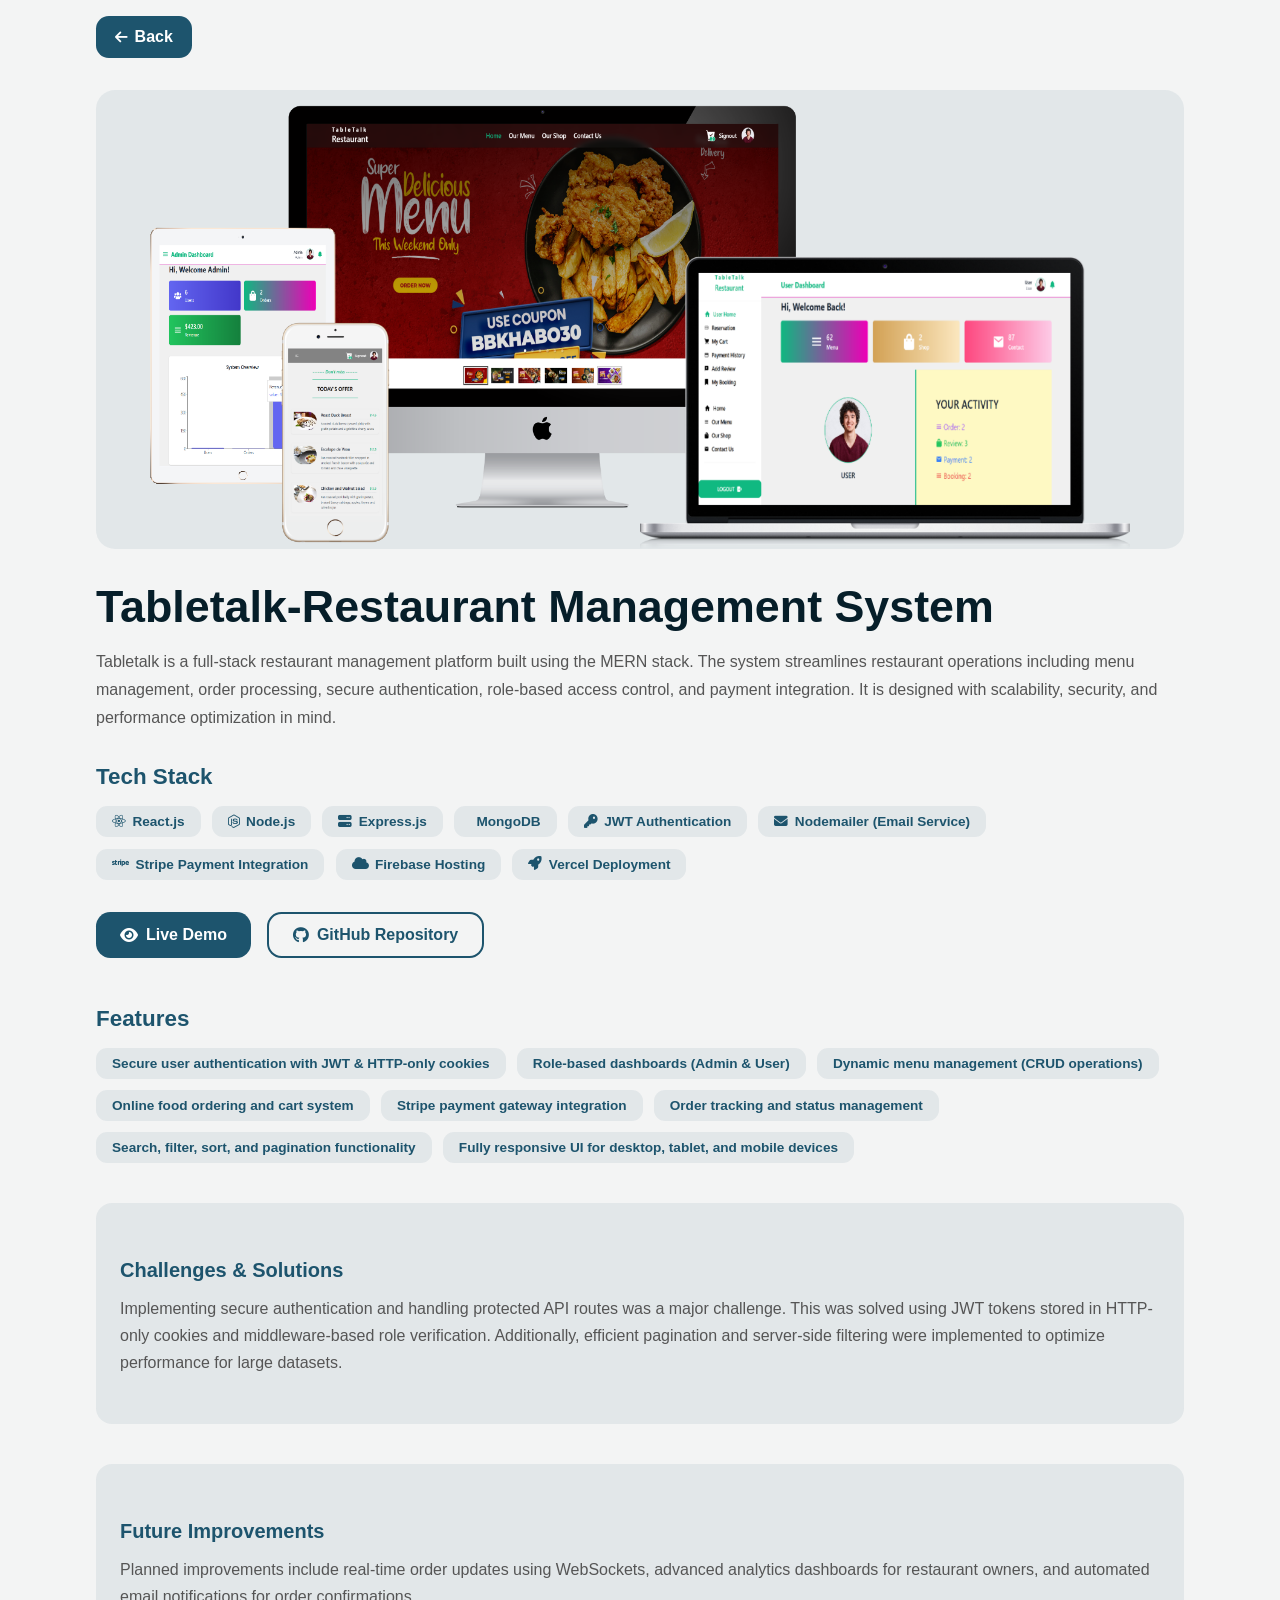
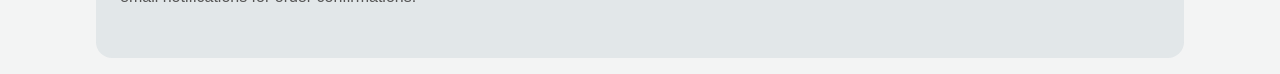
<file: projectDetails/project_1.html>
<!DOCTYPE html>
<html lang="en">

<head>
  <meta charset="UTF-8">
  <meta name="viewport" content="width=device-width, initial-scale=1.0">
  <title>Tabletalk | Restaurant Management System</title>
  <link rel="stylesheet" href="./projectsDetails.css">
  <link rel="stylesheet" href="../styles/style.css">
  <link rel="stylesheet" href="https://cdnjs.cloudflare.com/ajax/libs/font-awesome/6.5.0/css/all.min.css" />
</head>

<body>

  <section class="projectDetail" id="pageLayoutContainer">

    <!-- Back Button -->
    <a href="https://portfolio-khaki-one-72.vercel.app/#projects" class="backLink">
      <i class="fa-solid fa-arrow-left"></i> Back
    </a>

    <!-- Project Main Image -->
    <div class="detailMedia">
      <img src="../assets/project_1.png" alt="tabletalk restaurant website screenshot">
    </div>

    <!-- Project Info -->
    <div class="detailInfo">
      <h1>Tabletalk-Restaurant Management System</h1>
      <p>
        Tabletalk is a full-stack restaurant management platform built using the MERN stack.
        The system streamlines restaurant operations including menu management,
        order processing, secure authentication, role-based access control, and payment integration.
        It is designed with scalability, security, and performance optimization in mind.
      </p>

      <h2>Tech Stack</h2>
      <ul class="detailTech">
        <li><i class="fa-brands fa-react"></i> React.js</li>
        <li><i class="fa-brands fa-node-js"></i> Node.js</li>
        <li><i class="fa-solid fa-server"></i> Express.js</li>
        <li><i class="fa-database"></i> MongoDB</li>
        <li><i class="fa-solid fa-key"></i> JWT Authentication</li>
        <li><i class="fa-solid fa-envelope"></i> Nodemailer (Email Service)</li>
        <li><i class="fa-brands fa-stripe"></i> Stripe Payment Integration</li>
        <li><i class="fa-solid fa-cloud"></i> Firebase Hosting</li>
        <li><i class="fa-solid fa-rocket"></i> Vercel Deployment</li>
      </ul>

      <div class="detailActions">
        <a href="https://restaurant-management-3456a.web.app/" target="_blank" class="detailBtn primary">
          <i class="fa-solid fa-eye"></i> Live Demo
        </a>
        <a href="https://github.com/sheamZero/restaurant-management-client" target="_blank" class="detailBtn outline">
          <i class="fa-brands fa-github"></i> GitHub Repository
        </a>
      </div>

      <h2>Features</h2>
      <ul class="detailList">
        <li>Secure user authentication with JWT & HTTP-only cookies</li>
        <li>Role-based dashboards (Admin & User)</li>
        <li>Dynamic menu management (CRUD operations)</li>
        <li>Online food ordering and cart system</li>
        <li>Stripe payment gateway integration</li>
        <li>Order tracking and status management</li>
        <li>Search, filter, sort, and pagination functionality</li>
        <li>Fully responsive UI for desktop, tablet, and mobile devices</li>
      </ul>

      <!-- Additional Sections -->
      <div class="additionalSection">
        <h2>Challenges & Solutions</h2>
        <p>
          Implementing secure authentication and handling protected API routes was a major challenge.
          This was solved using JWT tokens stored in HTTP-only cookies and middleware-based role verification.
          Additionally, efficient pagination and server-side filtering were implemented to optimize performance
          for large datasets.
        </p>
      </div>

      <div class="additionalSection">
        <h2>Future Improvements</h2>
        <p>
          Planned improvements include real-time order updates using WebSockets, advanced analytics dashboards for
          restaurant owners, and automated email notifications for order confirmations.
        </p>
      </div>

    </div>

  </section>

</body>

</html>
</file>
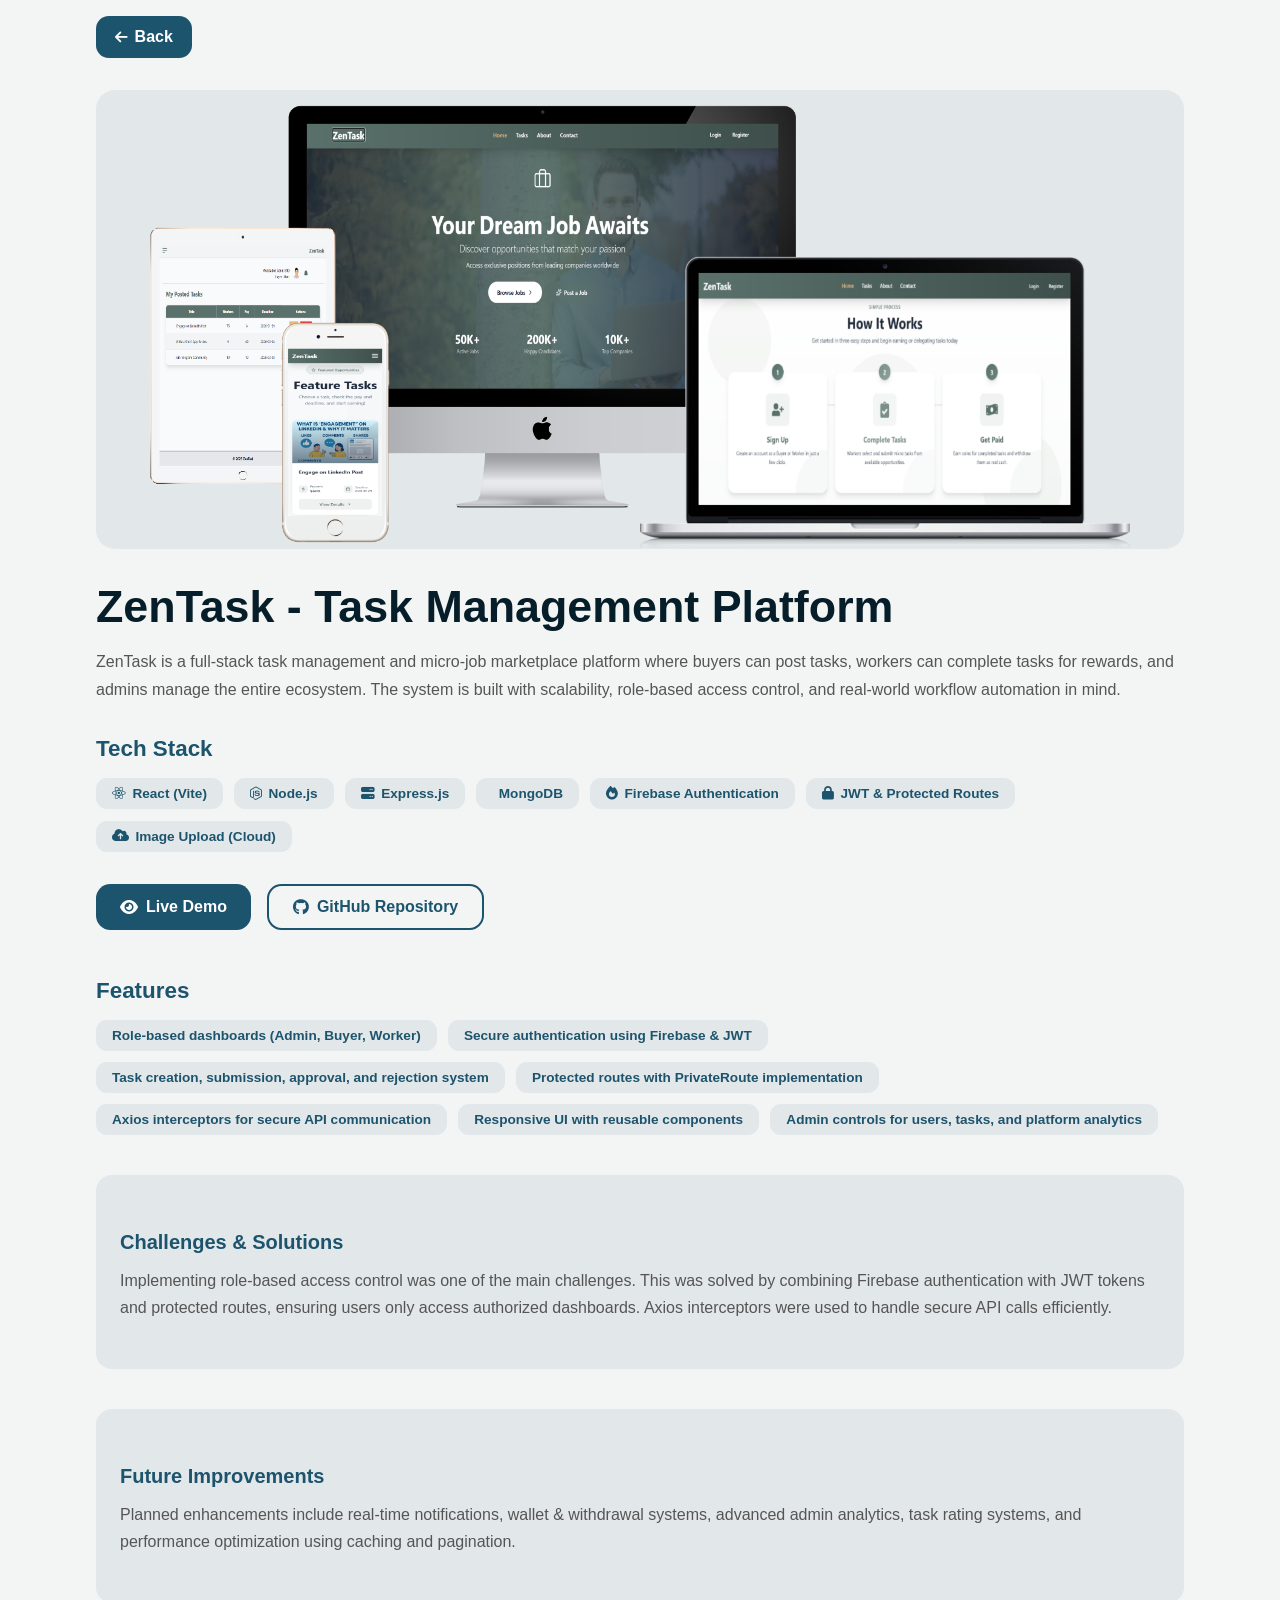
<file: projectDetails/project_2.html>
<!DOCTYPE html>
<html lang="en">

<head>
    <meta charset="UTF-8">
    <meta name="viewport" content="width=device-width, initial-scale=1.0">
    <title>ZenTask | Task Management Platform</title>
    <link rel="stylesheet" href="projectsDetails.css">
    <link rel="stylesheet" href="/styles/style.css">
    <link rel="stylesheet" href="https://cdnjs.cloudflare.com/ajax/libs/font-awesome/6.5.0/css/all.min.css" />
</head>

<body>

    <section class="projectDetail" id="pageLayoutContainer">

        <!-- Back Button -->
        <a href="https://portfolio-khaki-one-72.vercel.app/#projects" class="backLink">
            <i class="fa-solid fa-arrow-left"></i> Back
        </a>

        <!-- Project Main Image -->
        <div class="detailMedia">
            <img src="../assets/project_2.png" alt="MERN E-Commerce Platform">
        </div>

        <!-- Project Info -->
        <div class="detailInfo">
            <h1>ZenTask - Task Management Platform</h1>

            <p>
                ZenTask is a full-stack task management and micro-job marketplace platform
                where buyers can post tasks, workers can complete tasks for rewards,
                and admins manage the entire ecosystem.
                The system is built with scalability, role-based access control,
                and real-world workflow automation in mind.
            </p>

            <h2>Tech Stack</h2>
            <ul class="detailTech">
                <li><i class="fa-brands fa-react"></i> React (Vite)</li>
                <li><i class="fa-brands fa-node-js"></i> Node.js</li>
                <li><i class="fa-solid fa-server"></i> Express.js</li>
                <li><i class="fa-database"></i> MongoDB</li>
                <li><i class="fa-solid fa-fire"></i> Firebase Authentication</li>
                <li><i class="fa-solid fa-lock"></i> JWT & Protected Routes</li>
                <li><i class="fa-solid fa-cloud-arrow-up"></i> Image Upload (Cloud)</li>
            </ul>

            <div class="detailActions">
                <a href="https://task-management-website-4fb15.web.app" target="_blank" class="detailBtn primary">
                    <i class="fa-solid fa-eye"></i> Live Demo
                </a>
                <a href="https://github.com/sheamZero/task-management/tree/main/task-management-client" target="_blank"
                    class="detailBtn outline">
                    <i class="fa-brands fa-github"></i> GitHub Repository
                </a>
            </div>

            <h2>Features</h2>
            <ul class="detailList">
                <li>Role-based dashboards (Admin, Buyer, Worker)</li>
                <li>Secure authentication using Firebase & JWT</li>
                <li>Task creation, submission, approval, and rejection system</li>
                <li>Protected routes with PrivateRoute implementation</li>
                <li>Axios interceptors for secure API communication</li>
                <li>Responsive UI with reusable components</li>
                <li>Admin controls for users, tasks, and platform analytics</li>
            </ul>

            <!-- Additional Sections -->
            <div class="additionalSection">
                <h2>Challenges & Solutions</h2>
                <p>
                    Implementing role-based access control was one of the main challenges.
                    This was solved by combining Firebase authentication with JWT tokens
                    and protected routes, ensuring users only access authorized dashboards.
                    Axios interceptors were used to handle secure API calls efficiently.
                </p>
            </div>

            <div class="additionalSection">
                <h2>Future Improvements</h2>
                <p>
                    Planned enhancements include real-time notifications,
                    wallet & withdrawal systems, advanced admin analytics,
                    task rating systems, and performance optimization
                    using caching and pagination.
                </p>
            </div>

        </div>
    </section>
</body>
</html>
</file>
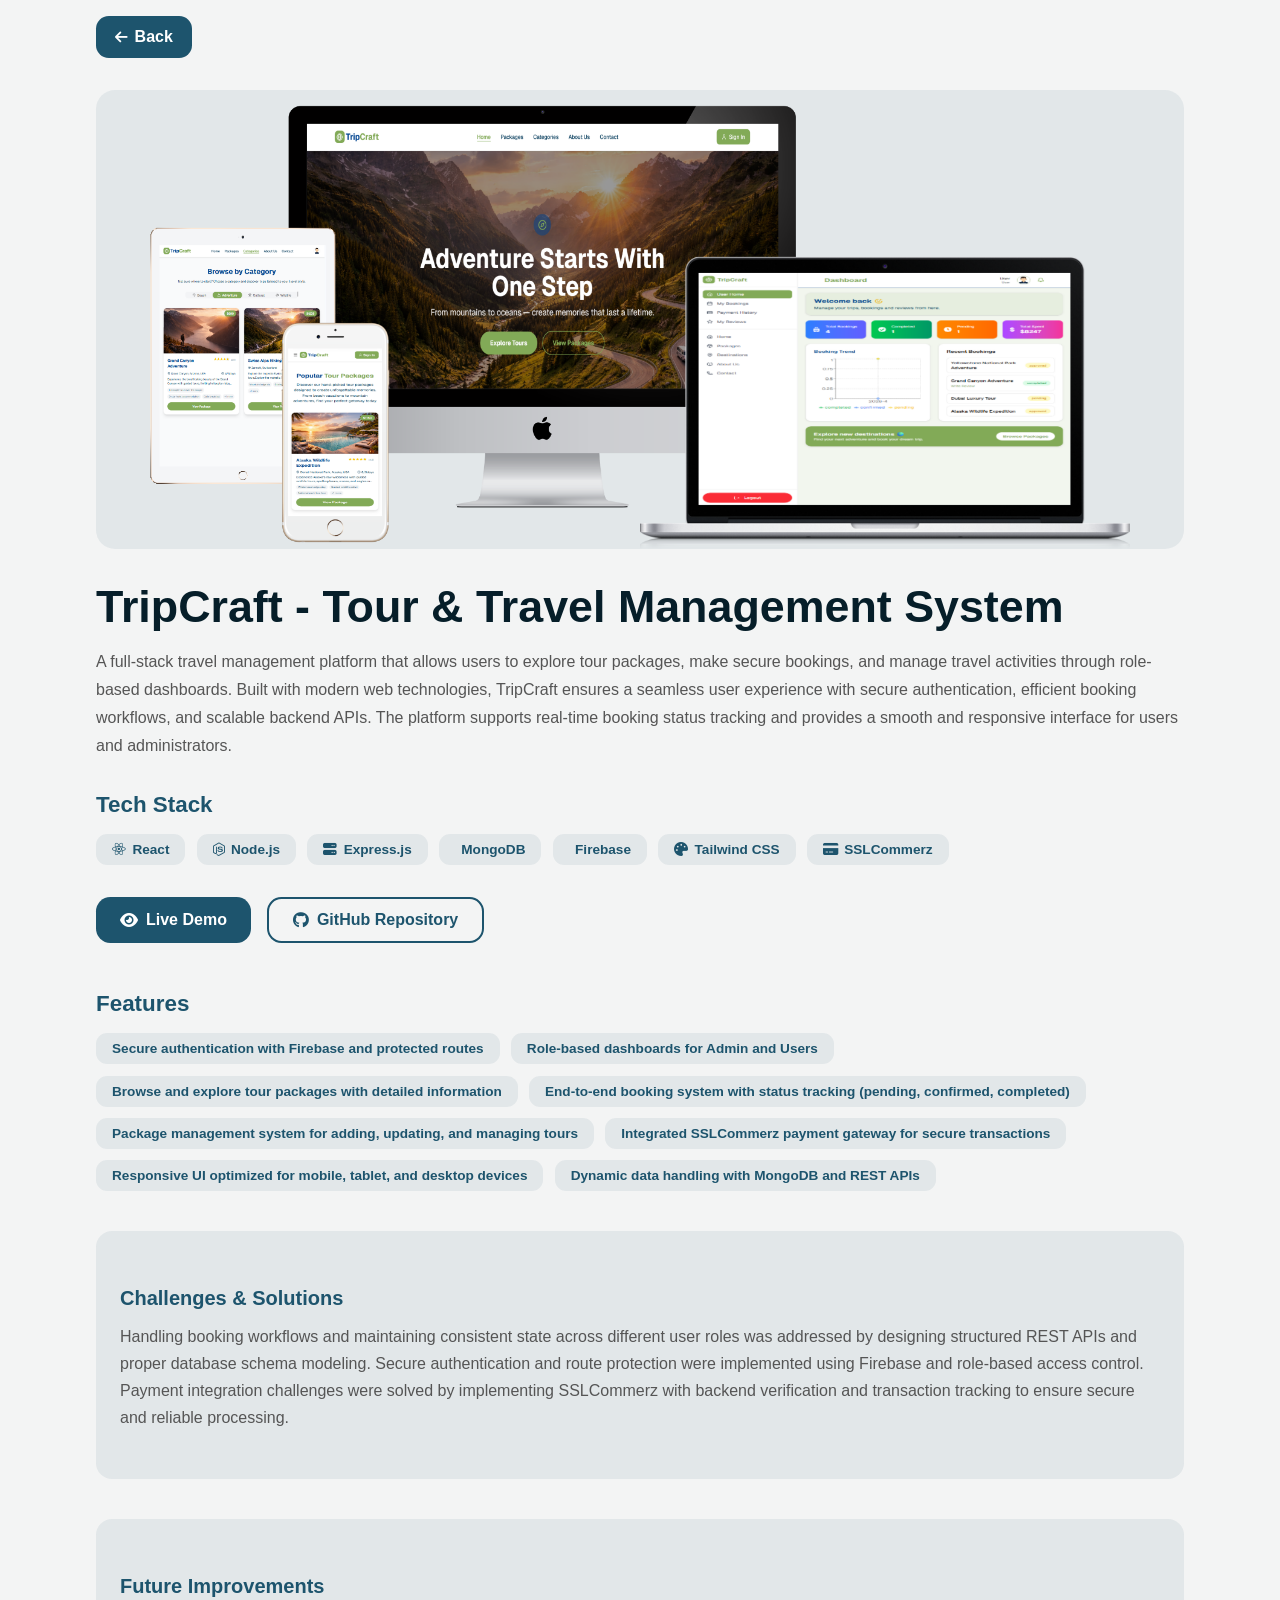
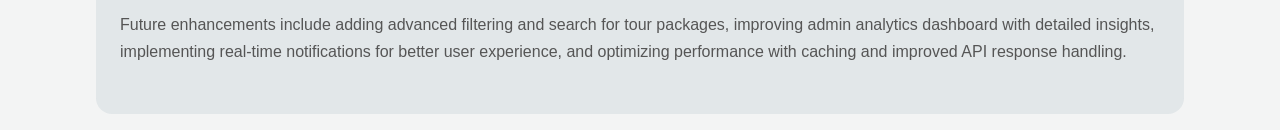
<file: projectDetails/project_3.html>
<!DOCTYPE html>
<html lang="en">

<head>
    <meta charset="UTF-8">
    <meta name="viewport" content="width=device-width, initial-scale=1.0">
    <title>TripCraft - Tour & Travel Management System</title>
    <link rel="stylesheet" href="projectsDetails.css">
    <link rel="stylesheet" href="/styles/style.css">
    <link rel="stylesheet" href="https://cdnjs.cloudflare.com/ajax/libs/font-awesome/6.5.0/css/all.min.css" />
</head>

<body>

    <section class="projectDetail" id="pageLayoutContainer">

        <!-- Back Button -->
        <a href="https://portfolio-khaki-one-72.vercel.app/#projects" class="backLink">
            <i class="fa-solid fa-arrow-left"></i> Back
        </a>

        <!-- Project Main Image -->
        <div class="detailMedia">
            <img src="../assets/project_3.png" alt="TripCraft Travel Management System">
        </div>

        <!-- Project Info -->
        <div class="detailInfo">
            <h1>TripCraft - Tour & Travel Management System</h1>

            <p>
                A full-stack travel management platform that allows users to explore tour packages,
                make secure bookings, and manage travel activities through role-based dashboards.
                Built with modern web technologies, TripCraft ensures a seamless user experience
                with secure authentication, efficient booking workflows, and scalable backend APIs.
                The platform supports real-time booking status tracking and provides a smooth and
                responsive interface for users and administrators.
            </p>

            <h2>Tech Stack</h2>
            <ul class="detailTech">
                <li><i class="fa-brands fa-react"></i>React</li>
                <li><i class="fa-brands fa-node-js"></i>Node.js</li>
                <li><i class="fa-solid fa-server"></i>Express.js</li>
                <li><i class="fa-database"></i>MongoDB</li>
                <li><i class="fa-brands fa-firebase"></i>Firebase</li>
                <li><i class="fa-solid fa-palette"></i>Tailwind CSS</li>
                <li><i class="fa-solid fa-credit-card"></i>SSLCommerz</li>
            </ul>

            <div class="detailActions">
                <a href="https://tour-travel-management-s-39847.web.app" target="_blank" class="detailBtn primary">
                    <i class="fa-solid fa-eye"></i> Live Demo
                </a>
                <a href="https://github.com/sheamZero/tripCraft-tour-travel-management-system" target="_blank"
                    class="detailBtn outline">
                    <i class="fa-brands fa-github"></i> GitHub Repository
                </a>
            </div>

            <h2>Features</h2>
            <ul class="detailList">
                <li>Secure authentication with Firebase and protected routes</li>
                <li>Role-based dashboards for Admin and Users</li>
                <li>Browse and explore tour packages with detailed information</li>
                <li>End-to-end booking system with status tracking (pending, confirmed, completed)</li>
                <li>Package management system for adding, updating, and managing tours</li>
                <li>Integrated SSLCommerz payment gateway for secure transactions</li>
                <li>Responsive UI optimized for mobile, tablet, and desktop devices</li>
                <li>Dynamic data handling with MongoDB and REST APIs</li>
            </ul>

            <!-- Additional Sections -->
            <div class="additionalSection">
                <h2>Challenges & Solutions</h2>
                <p>
                    Handling booking workflows and maintaining consistent state across different user roles
                    was addressed by designing structured REST APIs and proper database schema modeling.
                    Secure authentication and route protection were implemented using Firebase and role-based
                    access control. Payment integration challenges were solved by implementing SSLCommerz
                    with backend verification and transaction tracking to ensure secure and reliable processing.
                </p>
            </div>

            <div class="additionalSection">
                <h2>Future Improvements</h2>
                <p>
                    Future enhancements include adding advanced filtering and search for tour packages,
                    improving admin analytics dashboard with detailed insights, implementing real-time
                    notifications for better user experience, and optimizing performance with caching
                    and improved API response handling.
                </p>
            </div>

        </div>

    </section>

</body>

</html>
</file>
<file: projectDetails/projectsDetails.css>
/* ==============================
   PROJECT DETAIL PAGE
============================== */

/* Back Button */
.backLink {
  position: relative;
  display: inline-flex;
  align-items: center;
  gap: 0.4rem;
  /* margin-bottom: 0.5rem; */
  padding: 0.75rem 1.2rem;
  background: var(--primary);
  color: #fff;
  font-weight: 700;
  border-radius: 0.8rem;
  text-decoration: none;
  transition: all 0.25s ease;
  z-index: 10;
}

.backLink i {
  font-size: 0.9rem;
}

.backLink:hover {
  transform: translateY(-2px);
  filter: brightness(1.1);
}

/* Project Main Image */

/* Project Main Image */
.detailMedia {
  width: 100%;
  max-height: 550px;
  overflow: hidden;
  border-radius: 1.2rem;
  margin: 2rem 0;
  display: flex;
  align-items: center;
  justify-content: center;
  background: var(--projectSecondaryBg);
}

.detailMedia img {
  width: 100%;
  height: 100%;
  max-height: 550px;
  object-fit: cover; /* keeps image clean without distortion */
  border-radius: inherit;
}





/* Project Info */
.detailInfo h1 {
  font-size: clamp(2rem, 4vw, 2.8rem);
  font-weight: 900;
  color: var(--title);
  margin-bottom: 1rem;
}

.detailInfo h2 {
  font-size: 1.4rem;
  font-weight: 700;
  color: var(--primary);
  margin-top: 2rem;
  margin-bottom: 1rem;
}

.detailInfo p {
  font-size: 1rem;
  line-height: 1.75;
  color: #555;
  margin-bottom: 1.5rem;
}

/* Feature & Tech List */
.detailList,
.detailTech {
  display: flex;
  flex-wrap: wrap;
  gap: 0.7rem;
  list-style: none;
  margin-bottom: 2rem;
  padding-left: 0;
}

.detailList li,
.detailTech li {
  display: flex;
  align-items: center;
  gap: 0.4rem;
  background: var(--projectSecondaryBg);
  color: var(--primary);
  padding: 0.5rem 1rem;
  border-radius: 0.7rem;
  font-weight: 600;
  font-size: 0.85rem;
}

/* Buttons */
.detailActions {
  display: flex;
  flex-wrap: wrap;
  gap: 1rem;
  margin-bottom: 3rem;
}

.detailBtn {
  display: inline-flex;
  align-items: center;
  gap: 0.5rem;
  padding: 0.75rem 1.5rem;
  border-radius: 0.9rem;
  font-weight: 700;
  text-decoration: none;
  transition: all 0.25s ease;
}

.detailBtn.primary {
  background: var(--primary);
  color: #fff;
}

.detailBtn.outline {
  border: 2px solid var(--primary);
  color: var(--primary);
}

.detailBtn.outline:hover {
  background: var(--primary);
  color: #fff;
}

.detailBtn:hover {
  transform: translateY(-2px);
  filter: brightness(1.1);
}

/* Additional Sections */
.additionalSection {
  margin-top: 2.5rem;
  padding: 1.5rem;
  background: var(--projectSecondaryBg);
  border-radius: 1rem;
}

.additionalSection h2 {
  font-size: 1.25rem;
  font-weight: 700;
  color: var(--primary);
  margin-bottom: 0.8rem;
}

.additionalSection p {
  color: #555;
  line-height: 1.7;
}

/* Responsive */
@media (max-width: 768px) {
  #pageLayoutContainer {
    padding: 1rem;
  }

  .backLink {
    top: 0;
    margin-bottom: 1rem;
    padding: 0.5rem 1rem;
    font-size: 0.9rem;
  }

  .detailMedia {
    max-height: 400px;
  }

  .detailMedia img {
    max-height: 400px;
  }
}
</file>
<file: styles/style.css>
/* css variables */
:root {
    --primary: #1D546D;
    --background: #F3F4F4;
    --title: #061E29;
    --secondary: #5F9598;
    --white: #FFFFFF;
    /* --light-gray: #E8ECEE; */

    --btnShadow: rgba(29, 84, 109, 0.35);

    --bgNavFooter: #fefcfbd9;

    --projectSecondaryBg:#1d546d14;



}



* {
    margin: 0;
    padding: 0;
    box-sizing: border-box;
    font-family: "Roboto", sans-serif;
}

body {
    background-color: var(--background);
}




#pageLayoutContainer {
    max-width: 1920px;
    margin: 0 auto;
    padding: 1rem;
}


@media (min-width: 768px) {
    #pageLayoutContainer {
        padding-left: 3rem;
        padding-right: 3rem;
    }
}

@media (min-width: 1024px) {
    #pageLayoutContainer {
        padding-left: 4rem;
        padding-right: 4rem;
    }
}

@media (min-width: 1200px) {
    #pageLayoutContainer {
        padding-left: 6rem;
        padding-right: 6rem;
    }
}
</file>
